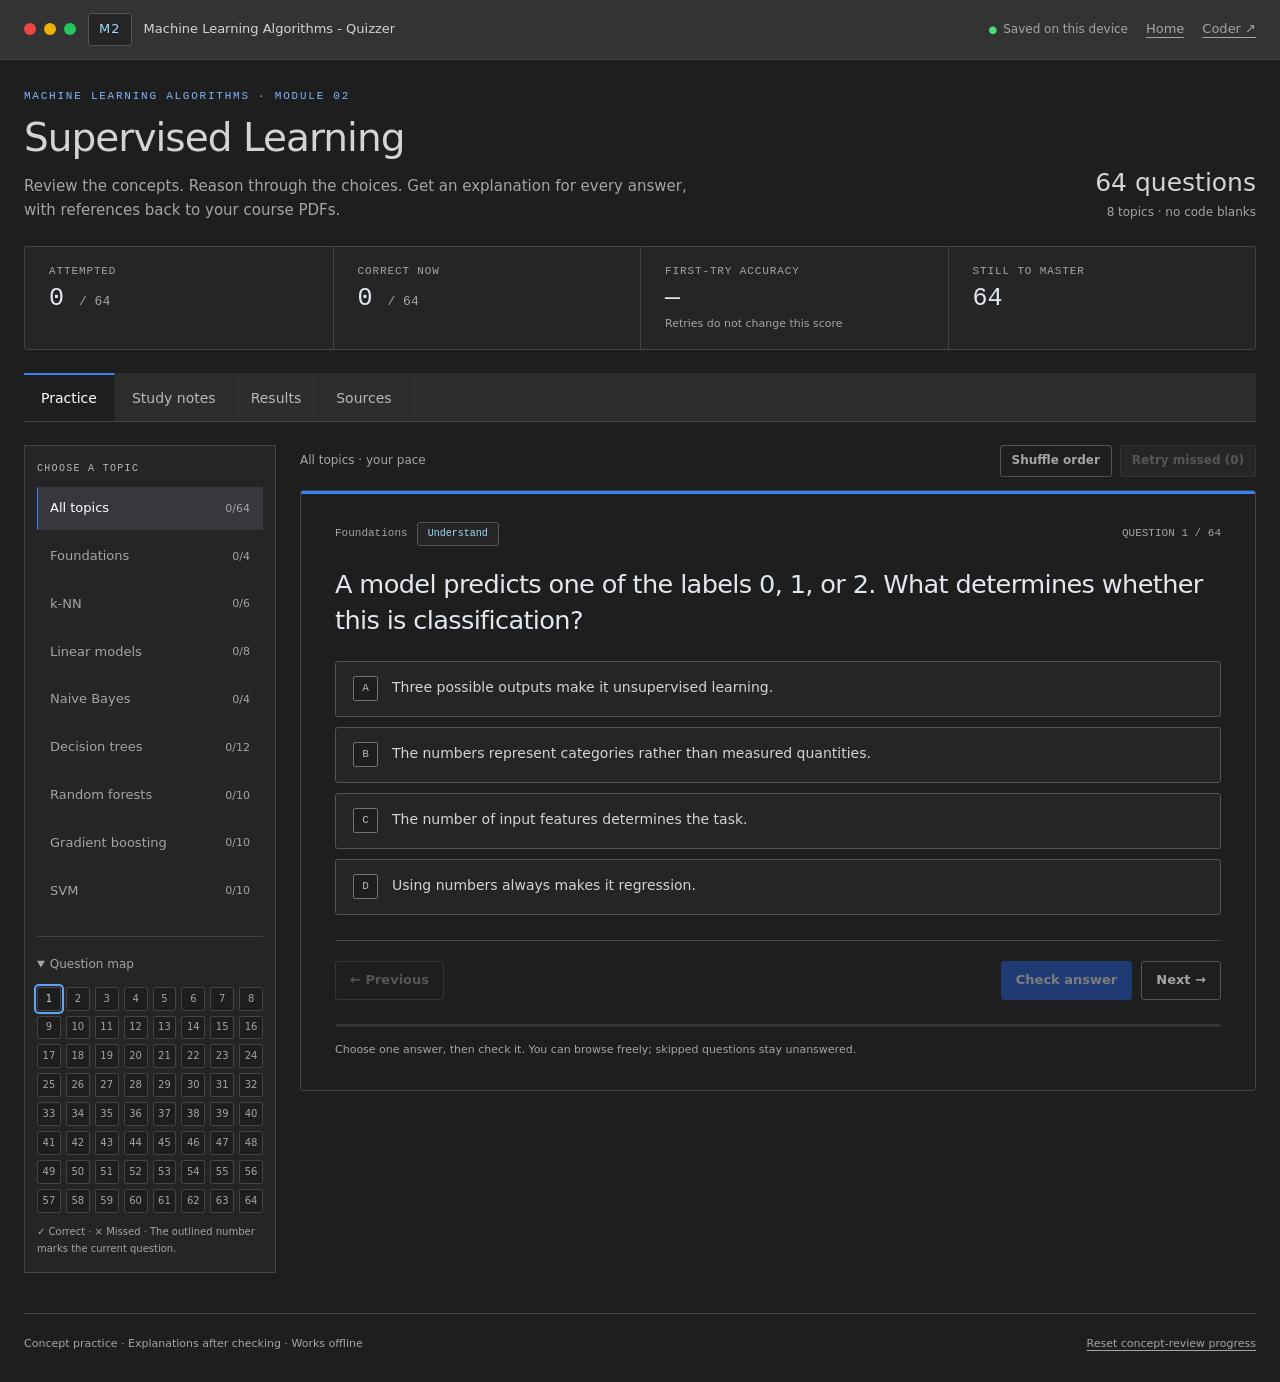
<file: concept-reviewer.html>
<!DOCTYPE html>
<html lang="en">
<head>
<meta charset="UTF-8">
<meta name="viewport" content="width=device-width, initial-scale=1">
<meta name="description" content="M2 supervised learning concept reviewer: 64 multiple-choice questions, explanations, study notes, and PDF page references.">
<title>M2 Supervised Learning | Concept Reviewer</title>
<style>
:root{color-scheme:dark;--bg:#111719;--panel:#192124;--panel2:#202a2e;--line:#344146;--ink:#edf1ef;--muted:#a7b7b8;--gold:#d4b568;--mint:#8fd2b6;--rose:#efa5a6;--blue:#a2c7e0}
*{box-sizing:border-box}body{margin:0;background:var(--bg);color:var(--ink);font:16px/1.6 'Segoe UI',system-ui,sans-serif}button,input{font:inherit}button,a,input{touch-action:manipulation}button{cursor:pointer}a{color:var(--gold);text-underline-offset:4px}button:disabled{cursor:default;opacity:.42}button:focus-visible,a:focus-visible,summary:focus-visible{outline:3px solid var(--gold);outline-offset:4px}button{color:inherit}h1,h2,h3,p{margin:0}h1,h2,h3{line-height:1.22;letter-spacing:-.025em}p+p{margin-top:12px}[hidden]{display:none!important}.sr-only{position:absolute;width:1px;height:1px;padding:0;margin:-1px;overflow:hidden;clip:rect(0,0,0,0);white-space:nowrap;border:0}
.topbar{border-bottom:1px solid var(--line);padding:18px max(24px,calc((100vw - 1320px)/2));display:flex;align-items:center;justify-content:space-between;gap:20px;background:#141c1f}.brand{display:flex;gap:12px;align-items:center;white-space:nowrap;font-size:14px;font-weight:650}.brand-mark{border:1px solid #6f6241;background:#29291f;border-radius:9px;padding:5px 10px;color:var(--gold);letter-spacing:.08em}.toplinks{display:flex;gap:18px;align-items:center;font-size:13px}.toplinks a{color:var(--muted)}.save-status{font-size:12px;color:var(--muted)}.save-status::before{content:'●';font-size:10px;color:var(--mint);margin-right:6px}
.wrap{width:min(1320px,100% - 48px);margin:0 auto}.hero{padding:35px 0 24px;display:flex;justify-content:space-between;align-items:flex-end;gap:24px}.eyebrow{color:var(--gold);font-size:11px;letter-spacing:.16em;text-transform:uppercase;font-weight:700}.hero h1{font-size:clamp(30px,3.4vw,46px);font-weight:650;margin:9px 0 12px}.hero p{color:var(--muted);max-width:690px;font-size:15px}.hero-note{font-size:12px;color:var(--muted);text-align:right;min-width:145px}.hero-note strong{display:block;color:var(--ink);font-size:25px;font-weight:500}
.stats{display:grid;grid-template-columns:repeat(4,1fr);border:1px solid var(--line);border-radius:12px;margin-bottom:23px;background:var(--panel)}.stat{padding:16px 24px}.stat+.stat{border-left:1px solid var(--line)}.stat-label{font-size:11px;letter-spacing:.08em;text-transform:uppercase;color:var(--muted)}.stat-value{font-size:25px;font-weight:600;margin-top:1px;line-height:1.35}.stat-value small{font-size:13px;color:var(--muted);font-weight:400}.stat-caption{color:var(--muted);font-size:11px}.tabs{display:flex;gap:6px;margin-bottom:23px;border-bottom:1px solid var(--line);overflow-x:auto}.tab{border:0;border-bottom:2px solid transparent;padding:12px 17px;background:none;font-size:14px;color:var(--muted);white-space:nowrap}.tab[aria-pressed=true]{color:var(--gold);border-bottom-color:var(--gold)}.tab:hover{color:var(--ink)}
.practice-grid{display:grid;grid-template-columns:252px minmax(0,1fr);gap:24px;align-items:start}.rail{position:sticky;top:20px}.rail-title{font-size:10px;letter-spacing:.13em;color:var(--muted);text-transform:uppercase;margin-bottom:10px}.topic-list{display:grid;gap:5px}.topic-btn{display:flex;align-items:center;justify-content:space-between;gap:10px;padding:10px 12px;width:100%;border:1px solid transparent;border-radius:7px;background:none;text-align:left;color:var(--muted);font-size:13px}.topic-btn.active{background:#302c20;border-color:#695c3c;color:var(--gold)}.topic-btn:hover{background:var(--panel2)}.topic-btn span:last-child{font-size:11px;color:var(--muted);font-variant-numeric:tabular-nums}.map{margin-top:24px;border-top:1px solid var(--line);padding-top:18px}.map summary{color:var(--muted);font-size:12px;cursor:pointer;margin-bottom:12px}.dots{display:grid;grid-template-columns:repeat(8,minmax(0,1fr));gap:5px}.dot{aspect-ratio:1;border:1px solid var(--line);background:var(--panel);border-radius:5px;font-size:10px;padding:0;color:var(--muted)}.dot.right{border-color:#476956;color:var(--mint);background:#1d302a}.dot.wrong{border-color:#785253;color:var(--rose);background:#35262a}.dot.current{outline:2px solid var(--gold);outline-offset:1px;color:var(--ink)}.map-key{font-size:10px;line-height:1.7;margin-top:10px;color:var(--muted)}
.toolbar{display:flex;align-items:center;justify-content:space-between;gap:15px;margin:0 0 13px;color:var(--muted);font-size:12px}.toolbar-actions{display:flex;gap:8px;flex-wrap:wrap}.btn{border:1px solid var(--line);border-radius:7px;background:var(--panel2);padding:9px 14px;font-weight:550;font-size:13px;line-height:1.45}.btn:hover:enabled{background:#2d3b40;border-color:#5f737b}.btn.primary{background:var(--gold);color:#1e211a;border-color:var(--gold)}.btn.primary:hover:enabled{background:#e3c67f}.btn.quiet{background:none;color:var(--muted)}.btn.small{padding:6px 11px;font-size:12px}.question-card{padding:31px 34px;background:var(--panel);border:1px solid var(--line);border-radius:13px;min-height:540px;position:relative;overflow:hidden}.question-card::before{content:'';position:absolute;left:0;top:0;height:3px;width:100%;background:linear-gradient(90deg,var(--gold),transparent 75%)}.question-meta{display:flex;gap:9px;align-items:center;justify-content:space-between;margin-bottom:21px;font-size:11px;color:var(--muted)}.meta-label{display:flex;align-items:center;gap:9px}.pill{color:var(--gold);background:#302d23;border:1px solid #534b34;border-radius:99px;padding:3px 10px;font-size:10px;white-space:nowrap}.question-card h2{font-size:clamp(21px,2vw,26px);font-weight:600;max-width:880px;margin-bottom:23px;line-height:1.4;outline:none}.options{border:0;margin:0;padding:0;display:grid;gap:10px;min-width:0}.option{display:flex;align-items:flex-start;gap:14px;position:relative;padding:15px 17px;border:1px solid #3c484d;border-radius:8px;background:#172023;font-size:14px;line-height:1.55;cursor:pointer}.option:hover{border-color:#7d765d;background:#222b2b}.option:has(input:checked){border-color:var(--gold);background:#2c2b21}.option:has(input:focus-visible){outline:3px solid var(--gold);outline-offset:3px}.option input{position:absolute;opacity:0;width:1px;height:1px}.letter{display:grid;place-items:center;flex-shrink:0;width:25px;height:25px;margin-top:-1px;border:1px solid #526066;border-radius:5px;font-size:11px;color:var(--muted)}.option:has(input:checked) .letter{color:#21241d;background:var(--gold);border-color:var(--gold)}.option.correct,.option.correct:has(input:checked){border-color:#598b72;background:#1b3028}.option.correct .letter,.option.correct:has(input:checked) .letter{color:#16221b;background:var(--mint);border-color:var(--mint)}.option.incorrect,.option.incorrect:has(input:checked){border-color:#ab7475;background:#35272a}.option.incorrect .letter,.option.incorrect:has(input:checked) .letter{color:#2b1719;background:var(--rose);border-color:var(--rose)}.option.locked{cursor:default}.option-status{display:block;font-size:10px;font-weight:650;letter-spacing:.04em;margin-top:4px;color:var(--mint)}.incorrect .option-status{color:var(--rose)}
.feedback{margin-top:23px;padding:19px 20px;border:1px solid #486855;background:#1a2b24;border-radius:8px;outline:none}.feedback.wrong{border-color:#79575b;background:#302629}.feedback h3{font-size:15px;letter-spacing:0;color:var(--mint);margin-bottom:9px}.feedback.wrong h3{color:var(--rose)}.feedback p{font-size:14px;color:#dde7e1}.feedback .attempt{font-size:11px;color:var(--muted);margin-top:10px}.references{font-size:11px;color:var(--muted);margin-top:13px;line-height:1.7}.references a{color:var(--blue)}.question-bottom{display:flex;align-items:center;justify-content:space-between;gap:12px;margin-top:25px;padding-top:20px;border-top:1px solid var(--line)}.question-bottom .right-actions{display:flex;gap:9px}.hint{font-size:11px;color:var(--muted);margin-top:14px}.progress-track{height:3px;background:#2c383d;margin-top:24px;border-radius:4px;overflow:hidden}.progress-track div{height:100%;background:var(--gold);transition:width .2s}
.section-intro{max-width:790px;margin-bottom:24px}.section-intro h2{font-size:28px;font-weight:600;margin-bottom:9px}.section-intro p{font-size:14px;color:var(--muted)}.study-grid{display:grid;grid-template-columns:repeat(2,minmax(0,1fr));gap:18px}.study-card{padding:25px 27px;background:var(--panel);border:1px solid var(--line);border-radius:11px;scroll-margin-top:25px}.study-card h3{font-size:22px;margin:8px 0}.study-card>.summary{font-size:13px;color:var(--muted);margin-bottom:19px}.note{margin-bottom:16px}.note h4{font-size:13px;color:var(--gold);margin:0 0 4px;font-weight:600}.note p{font-size:13px;color:#d2dcda;line-height:1.7}.formula{padding:13px 15px;background:#111b1e;border-radius:7px;border:1px solid #3b484c;color:var(--gold);font:14px/1.8 'Cambria Math',Cambria,serif;overflow-wrap:anywhere;margin:18px 0}.study-card .btn{margin-top:15px}.comparison{margin:25px 0;border:1px solid var(--line);border-radius:10px;overflow-x:auto}table{border-collapse:collapse;width:100%;font-size:13px}th,td{text-align:left;vertical-align:top;padding:15px 18px;border-bottom:1px solid var(--line)}th{font-size:11px;letter-spacing:.04em;color:var(--gold);background:var(--panel2)}td{color:#d8e1df}tbody tr:last-child td{border-bottom:0}.clarify{border:1px solid #6d5e3c;background:#27261e;border-radius:10px;padding:23px 26px;margin:24px 0}.clarify h3{color:var(--gold);font-size:18px;margin-bottom:12px}.clarify ul{margin:0;padding-left:20px;color:#d8ddcf;font-size:13px}.clarify li+li{margin-top:9px}
.results-top{display:flex;align-items:center;justify-content:space-between;gap:20px;margin:0 0 22px;padding:25px;background:var(--panel);border:1px solid var(--line);border-radius:11px}.results-top p{color:var(--muted);font-size:14px;margin-top:7px}.results-top h3{font-size:23px}.topic-results{display:grid;grid-template-columns:repeat(2,minmax(0,1fr));gap:13px;margin-bottom:23px}.result-row{background:var(--panel);border:1px solid var(--line);border-radius:9px;padding:17px 21px}.result-row .top{display:flex;justify-content:space-between;gap:10px;font-size:14px}.result-row .detail{font-size:11px;color:var(--muted);margin-top:5px}.bar{height:5px;background:#344146;border-radius:6px;margin-top:12px;overflow:hidden}.bar div{height:100%;background:var(--mint)}.missed-list{display:grid;gap:10px}.missed-item{display:flex;align-items:center;justify-content:space-between;gap:18px;padding:16px 20px;border:1px solid var(--line);border-radius:9px;background:var(--panel);font-size:13px}.missed-item small{display:block;color:var(--rose);font-size:10px;margin-bottom:4px}.source-grid{display:grid;grid-template-columns:repeat(2,minmax(0,1fr));gap:12px}.source-item{padding:19px 22px;border:1px solid var(--line);background:var(--panel);border-radius:8px;overflow-wrap:anywhere}.source-item h3{font-size:14px;line-height:1.55;letter-spacing:0}.source-item p{font-size:11px;color:var(--muted);margin-top:6px}.source-section{margin-top:28px}.source-section>h3{font-size:19px;margin-bottom:14px}.footer{display:flex;justify-content:space-between;gap:20px;border-top:1px solid var(--line);margin-top:40px;padding:21px 0 30px;color:var(--muted);font-size:11px}.footer button{border:0;background:none;padding:0;color:var(--muted);font-size:11px;text-decoration:underline;text-underline-offset:3px}.empty{padding:35px;background:var(--panel);border:1px solid var(--line);border-radius:10px;color:var(--muted)}dialog{border:1px solid var(--line);background:var(--panel);color:var(--ink);border-radius:12px;padding:26px;max-width:min(460px,calc(100vw - 32px));box-shadow:0 20px 100px #0008}dialog::backdrop{background:#0009}dialog h2{font-size:23px;margin-bottom:13px}dialog p{font-size:14px;color:var(--muted)}dialog .dialog-actions{display:flex;justify-content:flex-end;gap:10px;margin-top:24px}
@media(min-width:1600px){.wrap{padding-top:8px}.question-card{min-height:560px}}
@media(max-width:1000px){.practice-grid{grid-template-columns:210px minmax(0,1fr);gap:18px}.question-card{padding:25px}.topic-btn{font-size:12px;padding:9px}.dots{grid-template-columns:repeat(7,minmax(0,1fr))}.hero-note{display:none}.toplinks{gap:10px}.study-card{padding:22px}}
@media(max-width:720px){.wrap{width:calc(100% - 30px)}.topbar{padding:13px 15px;gap:12px;flex-wrap:wrap}.brand{font-size:12px}.toplinks{margin-left:auto;gap:12px;font-size:11px}.toplinks .save-status{font-size:10px}.hero{padding:25px 0 20px}.hero p{font-size:13px}.hero h1{font-size:32px}.stats{grid-template-columns:repeat(2,1fr);margin-bottom:17px}.stat{padding:12px 17px}.stat:nth-child(3){border-left:0;border-top:1px solid var(--line)}.stat:nth-child(4){border-top:1px solid var(--line)}.stat-value{font-size:23px}.tabs{margin-bottom:18px}.tab{padding:11px 14px;font-size:13px}.practice-grid{grid-template-columns:1fr;gap:15px}.rail{position:static;min-width:0}.topic-list{display:flex;overflow-x:auto;gap:7px;padding:3px 3px 8px}.topic-btn{white-space:nowrap;width:auto;padding:8px 12px;border-color:var(--line);gap:15px}.map{margin:8px 0 0;padding-top:10px}.map summary{margin-bottom:8px}.dots{grid-template-columns:repeat(10,minmax(0,1fr));gap:6px}.map-key{display:none}.question-card{padding:22px 19px;min-height:0;border-radius:11px}.question-card h2{font-size:22px}.question-meta{font-size:10px;margin-bottom:16px}.option{padding:14px 12px;gap:11px;font-size:13px}.option .letter{width:24px;height:24px}.question-bottom{align-items:stretch;gap:7px}.question-bottom .right-actions{gap:7px}.btn{padding:9px 11px;font-size:12px}.toolbar{font-size:11px;align-items:flex-start}.toolbar-actions{gap:6px}.btn.small{font-size:10px;padding:6px 9px}.feedback{padding:16px}.feedback p{font-size:13px}.study-grid,.source-grid,.topic-results{grid-template-columns:1fr}.study-card{padding:22px}.section-intro h2{font-size:25px}.results-top{align-items:flex-start;flex-direction:column;padding:22px}.missed-item{align-items:flex-start}.footer{flex-direction:column;gap:11px;margin-top:28px}.source-item{padding:17px}.brand .brand-text{display:none}}
@media print{body{background:white;color:#111;font-size:11pt}.topbar,.hero-note,.stats,.tabs,.rail,.toolbar,.question-bottom,.hint,.footer,.study-card .btn,.btn{display:none!important}.wrap{width:100%}.hero{padding:0 0 16px}.hero p,.note p,.study-card>.summary,.references,.section-intro p{color:#333}.study-grid{display:block}.study-card{background:white;border:1px solid #aaa;margin-bottom:15px;break-inside:avoid}.study-card h4,.eyebrow,.formula{color:#574616}.formula{background:#f6f3e9}.clarify{background:#faf7ee;color:#111}.clarify ul{color:#222}.comparison{break-inside:avoid}th,td{color:#111;border-color:#aaa}th{background:#eee}.source-item{background:white}.hero h1{font-size:25pt}}
</style>
<link rel="stylesheet" href="theme-vscode.css">
</head>
<body class="concept-reviewer">
<a class="sr-only" href="#main-content">Skip to content</a>
<header class="topbar"><div class="brand"><span class="ide-window-controls" aria-hidden="true"><span></span><span></span><span></span></span><span class="brand-mark">M2</span><span class="brand-text">Machine Learning Algorithms - Quizzer</span></div><div class="toplinks"><span id="save-status" class="save-status" role="status">Saved on this device</span><a href="index.html">Home</a><a href="index.html?mode=code">Coder ↗</a></div></header>
<main id="main-content" class="wrap">
<section class="hero" aria-labelledby="page-title"><div><div class="eyebrow">Machine Learning Algorithms · Module 02</div><h1 id="page-title">Supervised Learning</h1><p>Review the concepts. Reason through the choices. Get an explanation for every answer, with references back to your course PDFs.</p></div><div class="hero-note"><strong>64 questions</strong>8 topics · no code blanks</div></section>
<div class="stats" aria-label="Overall progress"><div class="stat"><div class="stat-label">Attempted</div><div class="stat-value" id="stat-attempted">0 <small>/ 64</small></div></div><div class="stat"><div class="stat-label">Correct now</div><div class="stat-value" id="stat-correct">0 <small>/ 64</small></div></div><div class="stat"><div class="stat-label">First-try accuracy</div><div class="stat-value" id="stat-accuracy">—</div><div class="stat-caption">Retries do not change this score</div></div><div class="stat"><div class="stat-label">Still to master</div><div class="stat-value" id="stat-remaining">64</div></div></div>
<nav class="tabs" aria-label="Reviewer views"><button class="tab" data-view="practice" aria-pressed="true" aria-controls="practice">Practice</button><button class="tab" data-view="study" aria-pressed="false" aria-controls="study">Study notes</button><button class="tab" data-view="results" aria-pressed="false" aria-controls="results">Results</button><button class="tab" data-view="sources" aria-pressed="false" aria-controls="sources">Sources</button></nav>
<section id="practice" aria-label="Multiple-choice practice"><div class="practice-grid"><aside class="rail" aria-label="Topics and questions"><div class="rail-title">Choose a topic</div><div id="topic-list" class="topic-list"></div><details class="map" id="question-map"><summary>Question map</summary><div id="question-dots" class="dots"></div><p class="map-key">✓ Correct · × Missed · The outlined number marks the current question.</p></details></aside><div><div class="toolbar"><span id="scope-label"></span><div class="toolbar-actions"><button class="btn quiet small" id="shuffle-btn">Shuffle order</button><button class="btn small" id="missed-btn" disabled>Retry missed (0)</button></div></div><div id="question-host"></div></div></div></section>
<section id="study" hidden aria-label="Study notes"><div class="section-intro"><div class="eyebrow">Build the mental model</div><h2 style="margin-top:9px">Study before you quiz</h2><p>Focus on what each model learns, how it makes a prediction, and which controls change its flexibility. Question references use PDF page positions.</p></div><div id="study-cards" class="study-grid"></div><div class="comparison"><table><caption class="sr-only">Common model comparisons</caption><thead><tr><th>Model</th><th>How it predicts</th><th>Watch for</th></tr></thead><tbody><tr><td>k-NN</td><td>Nearby examples vote or contribute target values.</td><td>k, distance, feature scale, prediction cost.</td></tr><tr><td>Linear / logistic</td><td>A weighted feature score, with a probability mapping for binary logistic regression.</td><td>Regularization; alpha and C run in opposite directions.</td></tr><tr><td>Decision tree</td><td>A path of feature tests ends at a leaf.</td><td>Deep trees can memorize; constant leaves do not extend trends.</td></tr><tr><td>Random forest</td><td>Diverse independent trees aggregate their predictions.</td><td>Bootstrap rows versus random split features; per-tree OOB eligibility.</td></tr><tr><td>Gradient boosting</td><td>Sequential learners add corrections to the current model.</td><td>Learning rate, tree count, depth, and the loss.</td></tr><tr><td>SVM</td><td>A margin-based boundary, potentially nonlinear through a kernel.</td><td>Scaling; C; gamma for RBF; degree for polynomial kernels.</td></tr></tbody></table></div><aside class="clarify"><h3>Wording worth getting right</h3><ul><li>Regression does not require a linear relationship. Trees and kernel methods can model nonlinear numerical targets.</li><li>R² can be negative. Lasso is L1; ridge is L2. The main slides contain conflicting wording on these points.</li><li>The 37% OOB figure is approximate and applies to one tree’s bootstrap sample. OOB is an internal estimate, not a separate final test set.</li><li>The notes’ hard-vote forest illustration and scikit-learn’s probability-averaging classifier are related but not identical rules.</li><li>The general boosting weight-update narrative is AdaBoost-like. Gradient boosting follows loss gradients; its classification sums are not automatically probabilities.</li></ul></aside><button class="btn primary" data-go-view="practice">Back to practice</button><button class="btn quiet" id="print-btn">Print study notes</button></section>
<section id="results" hidden aria-label="Results"><div class="section-intro"><div class="eyebrow">Know what to revisit</div><h2 style="margin-top:9px">Your progress, by topic</h2><p>“Correct now” follows your latest checked answer. First-try accuracy keeps your original result, even after retries.</p></div><div id="results-content"></div></section>
<section id="sources" hidden aria-label="Sources"><div class="section-intro"><div class="eyebrow">Follow the explanation back</div><h2 style="margin-top:9px">Course materials and clarifications</h2><p>The questions are newly written from your course materials, not copied exam questions. Page references mean PDF page positions, which may differ from slide labels. Linked videos were not treated as transcripts or required tasks.</p></div><div id="source-cards" class="source-grid"></div><div class="source-section"><h3>Technical clarifications</h3><p style="color:var(--muted);font-size:13px;margin-bottom:15px">Official documentation helps resolve conflicting or simplified statements in the notes.</p><div id="technical-sources" class="source-grid"></div></div></section>
<footer class="footer"><span>Concept practice · Explanations after checking · Works offline</span><button id="reset-btn">Reset concept-review progress</button></footer>
</main>
<dialog id="reset-dialog" aria-labelledby="reset-title"><h2 id="reset-title">Reset concept progress?</h2><p>This clears your answers and attempt history for this concept quiz. Your coding reviewer progress is separate.</p><div class="dialog-actions"><button class="btn quiet" id="cancel-reset">Cancel</button><button class="btn primary" id="confirm-reset">Reset progress</button></div></dialog>
<noscript><p style="padding:24px">Enable JavaScript to use the interactive questions and study notes.</p></noscript>
<script type="application/json" id="review-data">{"topics": [{"id": "basics", "name": "Supervised learning", "short": "Foundations", "tag": "Start here", "summary": "Learn from labeled examples and judge success on new data.", "notes": [["The target determines the task", "Classification predicts categories, even when the labels are numbers such as 0 and 1. Regression predicts a numerical quantity; it does not require a linear relationship."], ["Generalization is the goal", "A model should work on new examples drawn from a similar population. A high training score alone does not establish this."], ["Read the training–validation gap", "Very good training performance with worse validation performance suggests overfitting. Poor performance on both can suggest underfitting, although data quality and evaluation choices also matter."], ["Bias and variance", "High bias means restrictive assumptions miss useful patterns. High variance means predictions are too sensitive to changes in the training sample. More varied, relevant data can help; duplicating the same rows does not add new information."]], "refs": [["m2", "5–9, 12–24"]]}, {"id": "knn", "name": "Nearest neighbors", "short": "k-NN", "tag": "Similarity", "summary": "Predict from the labels or values of nearby training observations.", "notes": [["Classification versus regression", "With uniform weights, classification takes the most common neighbor label; regression takes the mean of the neighbor target values."], ["Small k", "A small neighborhood produces a flexible, irregular boundary. With k = 1, an individual training point can strongly affect the prediction."], ["Large k", "Larger neighborhoods usually smooth the boundary, reducing variance but potentially increasing bias. The best k depends on validation performance."], ["Distances and cost", "The distance measure and feature scales determine which points are close. k-NN stores training examples and does much of its work at prediction time. Many samples or features can make prediction expensive."]], "refs": [["m2", "39–59"]]}, {"id": "linear", "name": "Linear and logistic models", "short": "Linear models", "tag": "Weights", "summary": "Combine weighted features; use regularization to control flexibility.", "notes": [["A linear prediction", "A regression prediction has the form ŷ = b + Σ wⱼxⱼ. OLS chooses coefficients to minimize squared error. A coefficient describes an effect within that fitted model, holding other modeled inputs fixed."], ["Ridge and lasso", "Ridge uses an L2 penalty, Σ wⱼ², and generally shrinks coefficients. Lasso uses an L1 penalty, Σ |wⱼ|, and can set coefficients exactly to zero. Larger alpha means stronger regularization for these models."], ["Logistic regression classifies", "For binary classification, a sigmoid maps a linear score to a probability. A threshold then produces a class label. Its name does not make it a continuous-target regression method."], ["Do not reverse C and alpha", "Larger C means weaker regularization in the logistic and SVM formulations discussed in the course. This is the opposite direction from ridge/lasso alpha."], ["Read R² correctly", "For a nonconstant evaluation target, R² = 1 − SSE/SST. One is perfect; zero matches predicting the mean of the evaluated targets; negative means worse than that baseline. R² is not classification accuracy."]], "formula": "R² = 1 − Σ(yᵢ − ŷᵢ)² / Σ(yᵢ − ȳ)²", "refs": [["m2", "55–56, 67–89, 97–106"], ["r2", ""]]}, {"id": "bayes", "name": "Naive Bayes", "short": "Naive Bayes", "tag": "Probability", "summary": "Combine class priors with simple feature likelihoods.", "notes": [["What makes it naive", "The model assumes features are conditionally independent given the class. This is different from claiming they are independent in the full dataset."], ["Choose a suitable likelihood", "GaussianNB models continuous features with Gaussian class-conditional distributions. BernoulliNB models binary presence/absence. MultinomialNB is commonly used for nonnegative counts such as word counts."], ["Smoothing", "For count-based variants, alpha adds pseudo-counts so an unseen feature need not assign a class a zero likelihood. The smoothing choice can affect predictions."], ["Why it is fast", "It collects simple per-feature, per-class statistics. It is a useful baseline, especially for sparse text-like problems, even when its independence assumption is imperfect."]], "refs": [["m2", "108–109"], ["nb_docs", ""]]}, {"id": "trees", "name": "Decision trees", "short": "Decision trees", "tag": "Rules", "summary": "Ask a sequence of feature-based questions until a leaf gives a prediction.", "notes": [["Read the structure", "The root starts with all training records. Internal nodes test a feature; branches represent test outcomes; terminal leaves give predictions. Splitting grows a tree; pruning removes parts of it."], ["Entropy measures a node", "H(S) = −Σ pₖ log₂(pₖ), with a zero-probability term treated as zero. A pure node has H = 0. A balanced binary node has H = 1 bit. Maximum entropy depends on the number of classes."], ["Information gain measures a split", "IG = parent entropy − weighted child entropy. Child entropies are weighted by their shares of samples. ID3 greedily chooses the highest gain at the current node; it does not search every possible complete tree."], ["Distinguish the algorithms", "ID3 uses information gain for classification. C4.5 uses gain ratio and supports continuous features and pruning. CART produces binary splits and supports classification and regression. CHAID uses chi-square tests and can make multiway splits. MARS is a related regression method using piecewise linear splines."], ["Regression trees use numerical error", "For squared-error regression, choose splits with low weighted child MSE. Each leaf predicts the mean target of its training records: [10, 12, 14] gives 12; [50, 54] gives 52. Class entropy is not the objective for this task."], ["Control overfitting", "Limit depth or require more samples per leaf; pruning can also help. Standard constant-leaf trees do not continue a rising trend beyond the training range. Tree models generally do not need the feature scaling that distance-based models need."]], "formula": "IG = H(parent) − Σ (n_child / n_parent) H(child)", "refs": [["dt", "1–4, 6–11"], ["dt_notes", "3–7"], ["m2", "116–133"]]}, {"id": "forest", "name": "Random forests and OOB", "short": "Random forests", "tag": "Bagging", "summary": "Average diverse, independently trained trees to stabilize predictions.", "notes": [["Two different sources of randomness", "Bootstrap sampling draws rows with replacement for each tree. At a split, the tree considers a random subset of candidate features. Drawing rows and selecting split features are separate operations."], ["A bootstrap sample still has n draws", "When n rows are drawn n times with replacement, some repeat and some never appear. About 63.2% of original rows appear at least once for large n; about 36.8% are left out for that tree."], ["Combining predictions", "Regression averages numerical predictions. The supplementary notes illustrate classification with majority voting. The main slides describe scikit-learn’s probability averaging: choose the class with the highest mean class probability across trees."], ["OOB membership is per tree", "For a particular row, use predictions only from trees that did not train on that row. A row may be in-bag for some trees and OOB for others. OOB estimates generalization using training-set rows, not a completely separate test dataset."], ["Tune the right control", "n_estimators is the tree count; max_features controls candidate features at each split. min_samples_leaf is a minimum sample count in a leaf, not a minimum number of leaves."], ["Diversity matters", "Averaging can reduce variance when errors are not identical. Trees can be trained independently. A forest is less transparent and often larger than one tree; more trees do not guarantee perfect generalization. Feature importance describes predictive use, not proof of causation."]], "formula": "P(a row is OOB for one tree) = (1 − 1/n)ⁿ ≈ 0.368", "refs": [["ensembles", "1–7"], ["oob", "1–2"], ["m2", "140–149"], ["rf_docs", ""]]}, {"id": "boost", "name": "Gradient boosting", "short": "Gradient boosting", "tag": "Corrections", "summary": "Add learners sequentially, each aimed at improving the current ensemble.", "notes": [["Sequential, not independent", "The next learner depends on the current model’s errors. Learners are added to the model; they are not appended as new rows in the training dataset."], ["Residuals and gradients", "For squared-error regression, residual = actual − current prediction, and a new tree learns those residuals. More generally, gradient boosting fits learners to negative loss gradients, sometimes called pseudo-residuals."], ["Starting and updating", "For squared-error regression, the initial constant is the mean target. An update is Fₘ(x) = Fₘ₋₁(x) + ηhₘ(x), where η is the learning rate and hₘ is the next tree’s correction."], ["Learning rate and tree count interact", "A smaller learning rate shrinks each contribution and often needs more trees. Neither a small learning rate nor many trees guarantees better test performance. Validate the combination along with tree depth."], ["Classification adds scores", "For binary log-loss boosting, contributions accumulate in a raw score, commonly log-odds, then map to probabilities and labels. Do not interpret every sum of tree outputs as a probability or as a majority vote."], ["Separate boosting variants", "AdaBoost emphasizes difficult examples through weight updates. Gradient boosting uses loss gradients. Stochastic gradient boosting can train each stage on a subset of rows; feature subsampling is another possible control. A decision stump is a depth-one tree."]], "formula": "Fₘ(x) = Fₘ₋₁(x) + ηhₘ(x)", "refs": [["gb", "1–4"], ["learning_rate", "1–2"], ["gb_prediction", "1–2"], ["m2", "150–156"], ["gb_docs", ""]]}, {"id": "svm", "name": "Support vector machines", "short": "SVM", "tag": "Margins", "summary": "Find a separating boundary with a useful margin, allowing controlled violations.", "notes": [["Hyperplanes and margins", "A hyperplane has one dimension fewer than its feature space: a line in 2D, a plane in 3D. SVM balances a large margin against violations in its soft-margin form."], ["Support vectors", "These training observations determine the fitted solution. In a soft-margin SVM they may lie on the margin, inside it, or be misclassified; they are not necessarily all correctly classified points on the margin."], ["Hard versus soft margin", "Hard margin requires separability and permits no margin violations. Soft margin allows violations to balance fit and generalization. Larger C penalizes violations more strongly and corresponds to weaker regularization."], ["Kernel function, trick, and method", "A kernel function evaluates an inner product in a feature space. The kernel trick avoids explicitly constructing that representation. A kernel method is an algorithm that uses kernels. A kernel can help model nonlinear boundaries; it does not guarantee every noisy dataset becomes perfectly separable."], ["Know the kernel controls", "Linear, polynomial, and RBF/Gaussian are common choices. For RBF, larger gamma means more local influence and potentially more intricate boundaries; smaller gamma means broader influence. Degree controls polynomial flexibility."], ["Scale and validate", "Feature scales strongly affect distances and kernel values. Fit preprocessing on training data, then apply it to validation/test data. Tune C, the kernel, and applicable kernel parameters using validation or CV, keeping a final test set separate."], ["SVR predicts a quantity", "Support vector regression fits a function with an error-tolerance tube. It does not assign class labels by majority voting. Kernel SVM training can become expensive as the number of observations grows."]], "refs": [["svm", "1–14"], ["m2", "169–178"], ["svm_docs", ""]]}], "questions": [{"id": "basics-01", "topic": "basics", "prompt": "A model predicts one of the labels 0, 1, or 2. What determines whether this is classification?", "options": ["The numbers represent categories rather than measured quantities.", "Using numbers always makes it regression.", "Three possible outputs make it unsupervised learning.", "The number of input features determines the task."], "answer": 0, "why": "A class label may be encoded as a number. The meaning of the target, rather than its storage format, determines the task. Regression predicts a quantity such as price or width.", "refs": [["m2", "5–9"]], "kind": "Understand"}, {"id": "basics-02", "topic": "basics", "prompt": "Which result most directly supports a claim that a model generalizes?", "options": ["It predicts well on appropriate data excluded from fitting.", "It exactly memorizes every training example.", "It uses the largest available number of parameters.", "Its training score improves after adding duplicate rows."], "answer": 0, "why": "Generalization concerns new examples from the target population. Training performance measures fit to known examples and can be high even when the model overfits.", "refs": [["m2", "12–15"]], "kind": "Understand"}, {"id": "basics-03", "topic": "basics", "prompt": "A classifier scores 99% on training data and 65% on comparable validation data. What is the main concern?", "options": ["Overfitting: the fitted patterns may be too specific to the training set.", "Underfitting: the model is necessarily too simple.", "The validation score proves there is no useful signal.", "The training score guarantees strong future predictions."], "answer": 0, "why": "A large training–validation gap is a warning sign of high variance. It warrants checking model complexity and the data/evaluation setup; it is not a guarantee that a particular fix will work.", "refs": [["m2", "14–24"]], "kind": "Apply"}, {"id": "basics-04", "topic": "basics", "prompt": "A deliberately simple model performs poorly on both training and validation data. Which explanation is most consistent?", "options": ["Underfitting: restrictive assumptions may miss useful patterns.", "Overfitting caused by memorizing all training cases.", "A perfect balance of bias and variance.", "Proof that increasing the training score would be harmful."], "answer": 0, "why": "Underfitting often reflects high bias. A model can be too constrained to learn even the training patterns. Similar scores alone do not diagnose underfitting; their quality and context matter.", "refs": [["m2", "16–24"]], "kind": "Apply"}, {"id": "knn-01", "topic": "knn", "prompt": "With uniform voting, five nearest neighbors have labels A, A, B, A, B. What does k-NN predict?", "options": ["Class A", "Class B", "The mean label AB", "No prediction, because both classes appear"], "answer": 0, "why": "Three of the five neighbors are A, so A is the majority. Classification votes over labels; it does not average their names.", "refs": [["m2", "42–43"]], "kind": "Apply"}, {"id": "knn-02", "topic": "knn", "prompt": "A uniform-weight 3-neighbor regressor finds target values 10, 14, and 18. What is its prediction?", "options": ["14", "10", "18", "42"], "answer": 0, "why": "Regression averages the neighbor targets: (10 + 14 + 18) / 3 = 14. The sum is not the prediction.", "refs": [["m2", "52–53"]], "kind": "Apply"}, {"id": "knn-03", "topic": "knn", "prompt": "What usually happens when k changes from a moderate value to 1?", "options": ["Predictions become more sensitive to individual training points.", "The decision boundary must become a straight line.", "The model averages over more observations.", "Prediction becomes independent of the distance measure."], "answer": 0, "why": "At k = 1, one nearest observation determines the output. This creates a flexible boundary that can react strongly to noise or small changes in the training data.", "refs": [["m2", "39–51, 58"]], "kind": "Understand"}, {"id": "knn-04", "topic": "knn", "prompt": "Why can an excessively large k underfit?", "options": ["It averages or votes across neighborhoods that wash out local patterns.", "It forces every observation into its own leaf.", "It gives one nearest point exclusive control.", "It removes the need for labeled training examples."], "answer": 0, "why": "Larger neighborhoods smooth predictions. Too much smoothing can hide real local structure, trading lower variance for excessive bias.", "refs": [["m2", "49–51, 58"]], "kind": "Understand"}, {"id": "knn-05", "topic": "knn", "prompt": "One input is measured in thousands and another ranges from 0 to 1. Why consider scaling before distance-based k-NN?", "options": ["Numerical scale can make one input dominate which observations count as close.", "Scaling changes the task from regression to classification.", "k-NN cannot store decimal values.", "Scaling guarantees that all labels become separable."], "answer": 0, "why": "Distances depend on the numerical differences along the input axes. Preprocessing helps make the distance measure reflect the intended meaning of similarity.", "refs": [["m2", "59"]], "kind": "Apply"}, {"id": "knn-06", "topic": "knn", "prompt": "Why can k-NN prediction be costly even though fitting is simple?", "options": ["It retains training observations and searches for nearby ones when predicting.", "It trains a new random forest for every prediction.", "It optimizes all tree thresholds during fitting.", "It requires the true target of every future observation."], "answer": 0, "why": "In the course description, fitting largely stores the training dataset. Much of the work is deferred to finding and comparing neighbors at prediction time.", "refs": [["m2", "39, 45, 59"]], "kind": "Understand"}, {"id": "linear-01", "topic": "linear", "prompt": "What does ordinary least squares optimize?", "options": ["Squared differences between predicted and observed training targets.", "The number of pure leaves in a tree.", "Only the count of misclassified categories.", "The margin between support vectors."], "answer": 0, "why": "OLS estimates weights and an intercept by minimizing squared regression errors. Minimizing the sum or mean gives the same minimizer when the sample count is fixed.", "refs": [["m2", "68–70"]], "kind": "Understand"}, {"id": "linear-02", "topic": "linear", "prompt": "Despite its name, binary logistic regression is mainly used to do what?", "options": ["Estimate a class probability from a linear score, then assign a class using a threshold.", "Predict any continuous target by minimizing tree impurity.", "Average the targets of nearby observations.", "Generate labels without using any labeled examples."], "answer": 0, "why": "The sigmoid transforms a linear score into a probability between 0 and 1. A threshold converts that probability into a binary class prediction.", "refs": [["m2", "67, 97"]], "kind": "Understand"}, {"id": "linear-03", "topic": "linear", "prompt": "Which description matches ridge regression?", "options": ["An L2 penalty generally shrinks coefficient magnitudes without encouraging exact zeros.", "An L1 penalty specifically encourages sparse coefficients.", "A distance-based vote over nearby labels.", "A procedure that guarantees a larger training score than OLS."], "answer": 0, "why": "Ridge adds a squared-coefficient penalty. Stronger constraints may reduce training fit while improving validation performance; improvement is not guaranteed.", "refs": [["m2", "75–79"]], "kind": "Understand"}, {"id": "linear-04", "topic": "linear", "prompt": "You want a linear model that can ignore some features by assigning zero coefficients. Which approach directly encourages that?", "options": ["Lasso with an L1 penalty.", "Ridge with an L2 penalty.", "Unrestricted OLS solely because it has an intercept.", "k-NN with a larger neighborhood."], "answer": 0, "why": "The L1 penalty used by lasso can produce exactly zero coefficients, yielding a sparse model. L1 is the sum of absolute coefficient values, not a squared L2 norm.", "refs": [["m2", "83–89"]], "kind": "Apply"}, {"id": "linear-05", "topic": "linear", "prompt": "Holding the dataset fixed, increasing alpha in ridge or lasso usually means what?", "options": ["Stronger regularization and a more restricted fit.", "Weaker regularization and larger permitted coefficients.", "More trees in the ensemble.", "A larger k in the nearest-neighbor model."], "answer": 0, "why": "Alpha multiplies the regularization penalty. Excessive regularization can cause underfitting; validation helps choose an appropriate strength.", "refs": [["m2", "76, 79, 84–89"]], "kind": "Understand"}, {"id": "linear-06", "topic": "linear", "prompt": "How does increasing C differ from increasing ridge/lasso alpha?", "options": ["Increasing C weakens regularization; increasing alpha strengthens it.", "Both always strengthen regularization.", "Both always weaken regularization.", "C sets the number of target classes; alpha sets the test-set size."], "answer": 0, "why": "The course uses C as an inverse regularization control for logistic regression and SVMs. Its direction is opposite to ridge/lasso alpha.", "refs": [["m2", "76, 100"]], "kind": "Compare"}, {"id": "linear-07", "topic": "linear", "prompt": "In ŷ = 2 + 3x₁ − x₂, what is the predicted change if x₁ increases by 1 while x₂ stays fixed?", "options": ["An increase of 3.", "An increase of 2.", "A decrease of 1.", "No change, because only the intercept matters."], "answer": 0, "why": "The coefficient of x₁ is 3, so a one-unit increase changes this model’s prediction by 3 when the other input is held fixed. This model statement alone does not establish causation.", "refs": [["m2", "68–71"]], "kind": "Apply"}, {"id": "linear-08", "topic": "linear", "prompt": "For nonconstant evaluation targets, what does a negative R² mean?", "options": ["The model is worse, in squared error, than predicting the mean of those evaluation targets.", "A negative fraction of classifications were correct.", "The model is better than a perfect fit.", "R² is invalid because it must always lie between 0 and 1."], "answer": 0, "why": "R² compares squared error with a mean-target baseline. It can be negative when model error exceeds baseline error. The comparison uses the mean of the evaluated targets, not automatically the training mean.", "refs": [["m2", "55–56"], ["r2", ""]], "kind": "Apply"}, {"id": "bayes-01", "topic": "bayes", "prompt": "What is the naive assumption in Naive Bayes?", "options": ["Features are conditionally independent given the class.", "All classes have exactly the same prior probability.", "Features are independent without conditioning on anything.", "Every class must have a Gaussian target variable."], "answer": 0, "why": "The assumption factorizes the feature likelihood within each class. Features may still be associated in the dataset as a whole. This simplification enables efficient per-class statistics.", "refs": [["m2", "108"], ["nb_docs", ""]], "kind": "Understand"}, {"id": "bayes-02", "topic": "bayes", "prompt": "Which Naive Bayes variant is the course’s usual match for continuous features with Gaussian class-conditional likelihoods?", "options": ["GaussianNB", "BernoulliNB", "MultinomialNB", "A hard-margin SVC"], "answer": 0, "why": "GaussianNB models a feature’s distribution within a class using a Gaussian likelihood. The choice describes the feature likelihood, not a requirement that the class labels be continuous.", "refs": [["m2", "108"]], "kind": "Understand"}, {"id": "bayes-03", "topic": "bayes", "prompt": "Which pairing is appropriate for the feature representations discussed in M2?", "options": ["BernoulliNB for binary presence/absence; MultinomialNB for word counts.", "BernoulliNB for continuous house prices; MultinomialNB for negative distances.", "GaussianNB only for binary word-presence indicators.", "MultinomialNB for continuous target regression; BernoulliNB for tree pruning."], "answer": 0, "why": "BernoulliNB models binary events. MultinomialNB is commonly used for nonnegative count-like representations, including text word counts.", "refs": [["m2", "108–109"]], "kind": "Understand"}, {"id": "bayes-04", "topic": "bayes", "prompt": "What problem does additive smoothing address in count-based Naive Bayes?", "options": ["An unseen feature can otherwise produce a zero estimated likelihood for a class.", "It guarantees independence between real-world features.", "It converts every count into a support vector.", "It ensures that tuning alpha never changes predictions."], "answer": 0, "why": "Pseudo-counts prevent missing training occurrences from forcing a likelihood to zero. Smoothing is a modeling choice and can affect performance.", "refs": [["m2", "109"], ["nb_docs", ""]], "kind": "Understand"}, {"id": "trees-01", "topic": "trees", "prompt": "Which description correctly identifies the parts of a decision tree?", "options": ["Internal nodes test features, branches are test outcomes, and leaves provide predictions.", "Internal nodes are target labels, and leaves are the raw dataset.", "Branches are training scores, and leaves are feature names only.", "The root contains only the final test set."], "answer": 0, "why": "A decision tree routes an example through feature tests from the root to a terminal leaf. The root initially represents the training records available to the tree.", "refs": [["dt", "1"], ["dt_notes", "1–3"]], "kind": "Understand"}, {"id": "trees-02", "topic": "trees", "prompt": "A classification node contains ten Yes labels and no No labels. What is its entropy?", "options": ["0 bits", "1 bit", "10 bits", "Undefined because one class is absent"], "answer": 0, "why": "The node is pure: one class has probability 1. Its entropy is zero, using the convention that a zero-probability contribution is zero.", "refs": [["dt", "2–3"]], "kind": "Apply"}, {"id": "trees-03", "topic": "trees", "prompt": "A binary node contains equal numbers of the two classes. What is its base-2 entropy?", "options": ["1 bit", "0 bits", "0.5 bits", "2 bits"], "answer": 0, "why": "H = −0.5 log₂(0.5) − 0.5 log₂(0.5) = 1. This is the maximum for two classes, not a universal maximum for any number of classes.", "refs": [["dt", "2–3"]], "kind": "Apply"}, {"id": "trees-04", "topic": "trees", "prompt": "In the tennis example, parent entropy is 0.940 and weighted child entropy for Outlook is 0.693. What is the information gain?", "options": ["0.247", "0.693", "0.940", "1.633"], "answer": 0, "why": "Information gain is the reduction in uncertainty: 0.940 − 0.693 = 0.247. Entropy describes impurity; gain describes the improvement from a split.", "refs": [["dt", "4, 9–11"]], "kind": "Apply"}, {"id": "trees-05", "topic": "trees", "prompt": "Why weight each child’s entropy by the fraction of samples it receives?", "options": ["A larger child affects more of the records whose remaining uncertainty is being measured.", "Every child should count equally regardless of its size.", "It forces all child nodes to be pure.", "It makes entropy independent of class proportions."], "answer": 0, "why": "The weighted average represents remaining uncertainty across the original records. Giving a tiny and a large child equal weight would misrepresent their contributions.", "refs": [["dt", "4–10"]], "kind": "Understand"}, {"id": "trees-06", "topic": "trees", "prompt": "What makes ID3 a greedy algorithm?", "options": ["It chooses the best information-gain split at the current node.", "It evaluates every possible complete tree before making any split.", "It always selects the feature with the most distinct values without computing gain.", "It fits every future test label before choosing the root."], "answer": 0, "why": "ID3 makes a locally attractive decision and repeats the process on subsets. A locally best split is not a promise that the final tree is globally optimal.", "refs": [["dt", "2–4"], ["dt_notes", "4"]], "kind": "Understand"}, {"id": "trees-07", "topic": "trees", "prompt": "Which criterion is associated with C4.5 in the notes?", "options": ["Gain ratio, which adjusts information gain for how a feature divides the data.", "Only the mean target in every leaf.", "The RBF kernel coefficient.", "The number of out-of-bag observations."], "answer": 0, "why": "C4.5 extends ID3 and uses gain ratio rather than plain information gain. The notes also describe continuous-feature handling and pruning.", "refs": [["dt_notes", "4"]], "kind": "Compare"}, {"id": "trees-08", "topic": "trees", "prompt": "What is a characteristic of CART trees?", "options": ["They use binary splits and support classification and regression.", "They require exactly three branches at every node.", "They can predict class labels but never numerical targets.", "They use a kernel trick to avoid explicit feature expansion."], "answer": 0, "why": "CART stands for Classification And Regression Trees. Its splits have at most two children. The regression version uses numerical-error criteria instead of class-label entropy.", "refs": [["dt_notes", "4–6"]], "kind": "Understand"}, {"id": "trees-09", "topic": "trees", "prompt": "For the squared-error regression tree in the notes, which candidate split is preferred?", "options": ["The split with the smallest sample-weighted MSE across its children.", "The split with the largest class-label entropy.", "The split with the greatest number of feature names.", "The split with the highest classification accuracy on the test set."], "answer": 0, "why": "A continuous target is evaluated by within-node prediction error. A good split makes child target values more similar and reduces the weighted error.", "refs": [["dt_notes", "5–7"]], "kind": "Understand"}, {"id": "trees-10", "topic": "trees", "prompt": "A squared-error regression leaf contains target values 10, 12, and 14. What does that leaf predict?", "options": ["12", "10", "14", "36"], "answer": 0, "why": "The leaf prediction is the mean: (10 + 12 + 14) / 3 = 12. It predicts a quantity rather than a majority class.", "refs": [["dt_notes", "6"]], "kind": "Apply"}, {"id": "trees-11", "topic": "trees", "prompt": "An unrestricted tree memorizes the training set. Which change can reduce its flexibility?", "options": ["Reduce maximum depth or require more samples per leaf.", "Increase depth and allow one record in every leaf.", "Choose the deepest tree solely by training accuracy.", "Replace the validation set with duplicate training rows."], "answer": 0, "why": "Shallower trees or larger required leaves prevent very specific rules based on tiny groups. Pruning is another approach. The right amount is selected through validation.", "refs": [["dt_notes", "3–5"], ["ensembles", "1"]], "kind": "Apply"}, {"id": "trees-12", "topic": "trees", "prompt": "Why does a standard constant-leaf regression tree usually fail to extrapolate a rising price trend beyond the training range?", "options": ["It returns an existing leaf’s prediction rather than extending a fitted slope.", "It cannot accept numerical input features.", "Its output must always be a class label.", "Its entropy is forced to be exactly 1 outside the range."], "answer": 0, "why": "A conventional regression tree gives a constant prediction within each leaf region. Moving farther beyond the training range does not automatically extend a linear trend.", "refs": [["m2", "133–135"]], "kind": "Understand"}, {"id": "forest-01", "topic": "forest", "prompt": "Why can a random forest be more stable than a single deep tree?", "options": ["Combining diverse trees can average out sample-specific prediction errors.", "Every tree is guaranteed to have zero bias and zero variance.", "It forces all trees to make identical mistakes.", "A forest never uses training data more than once."], "answer": 0, "why": "A deep tree can be sensitive to the particular training sample. Aggregating trees with nonidentical errors reduces variance; it does not eliminate all error or make overfitting impossible.", "refs": [["ensembles", "1–5"], ["m2", "140–142"]], "kind": "Understand"}, {"id": "forest-02", "topic": "forest", "prompt": "A bootstrap sample makes n draws from n original rows, with replacement. Which statement is correct?", "options": ["It contains n draws, but some rows can repeat and others can be absent.", "It always contains every original row exactly once.", "It must contain only 37% as many draws as the original data.", "It selects feature names instead of records."], "answer": 0, "why": "Replacement permits duplicates. The draw count can equal the original sample size even though the number of distinct rows is smaller.", "refs": [["m2", "142–143"], ["ensembles", "3–4"]], "kind": "Understand"}, {"id": "forest-03", "topic": "forest", "prompt": "When does the usual random-feature selection in a random forest occur?", "options": ["When choosing candidate features for an individual node’s split.", "Only after all trees have made their final predictions.", "Only once when deciding which rows are in the test set.", "Only when computing the mean of regression predictions."], "answer": 0, "why": "Randomly sampling records for a tree and randomly restricting candidate split features are different operations. Split-level randomness helps diversify the trees.", "refs": [["ensembles", "3"], ["m2", "141–143"]], "kind": "Understand"}, {"id": "forest-04", "topic": "forest", "prompt": "According to the main M2 slides, how does scikit-learn’s random forest classifier combine tree predictions?", "options": ["Average the trees’ class-probability estimates and choose the class with the highest mean.", "Add residual corrections to the target until the score reaches zero.", "Average the numeric encodings of class names and round the result.", "Use only the deepest tree’s class label."], "answer": 0, "why": "The supplementary notes illustrate voting. The main slides describe the probability-averaging rule used by scikit-learn; this need not equal a simple unweighted vote over hard class labels.", "refs": [["m2", "141, 146"], ["rf_docs", ""]], "kind": "Compare"}, {"id": "forest-05", "topic": "forest", "prompt": "Three trees predict 8, 10, and 12 in a random forest regression illustration. What is the forest prediction?", "options": ["10", "30", "12", "8"], "answer": 0, "why": "Random forest regression averages the tree predictions: (8 + 10 + 12) / 3 = 10. Additive boosting combines corrections differently.", "refs": [["ensembles", "4, 6"], ["gb_prediction", "1–2"]], "kind": "Apply"}, {"id": "forest-06", "topic": "forest", "prompt": "Why can bagged trees be trained in parallel?", "options": ["Each tree can be fit independently without waiting for earlier trees’ residuals.", "Every tree must correct the immediately preceding tree first.", "They all share one leaf and therefore have no parameters.", "Their training labels are obtained from the final test score."], "answer": 0, "why": "Bagging trains separate models on bootstrap samples and aggregates them. Sequential dependence is characteristic of boosting, not ordinary bagged-tree training.", "refs": [["ensembles", "4–5"]], "kind": "Compare"}, {"id": "forest-07", "topic": "forest", "prompt": "Which trees may contribute to the OOB prediction for a particular training row?", "options": ["Only trees whose bootstrap samples did not contain that row.", "Only trees that saw that row at least twice.", "Every tree, regardless of whether it trained on the row.", "Only trees trained on a separate external test dataset."], "answer": 0, "why": "Eligibility is decided row by row and tree by tree. One row may be OOB for some trees and in-bag for others. OOB rows still belong to the original training dataset.", "refs": [["oob", "1"]], "kind": "Understand"}, {"id": "forest-08", "topic": "forest", "prompt": "For large n, approximately what fraction of original rows are absent from one n-draw bootstrap sample?", "options": ["37%", "0%", "63%", "100%"], "answer": 0, "why": "The probability that a specific row is never drawn is (1 − 1/n)ⁿ, approaching e⁻¹ ≈ 36.8%. About 63.2% appear at least once; the sample still contains n total draws.", "refs": [["oob", "1"], ["m2", "142"]], "kind": "Apply"}, {"id": "forest-09", "topic": "forest", "prompt": "Training accuracy is 99%, while OOB accuracy is 84%. What is the most reasonable interpretation?", "options": ["The gap suggests overfitting or weaker generalization and merits investigation.", "OOB accuracy must be wrong because training accuracy is higher.", "The forest has necessarily achieved 99% accuracy on all future cases.", "OOB data were used to train every tree, so the gap is irrelevant."], "answer": 0, "why": "OOB evaluation uses eligible trees that excluded each row. The lower OOB score is a warning about generalization, not proof of one particular cause. A separate final test set remains useful.", "refs": [["oob", "2"]], "kind": "Apply"}, {"id": "forest-10", "topic": "forest", "prompt": "Which pairing correctly distinguishes two forest hyperparameters?", "options": ["n_estimators controls tree count; max_features controls candidate features per split.", "n_estimators controls class count; max_features controls test size.", "n_estimators sets the OOB percentage; max_features sets the learning rate.", "Both parameters control only the minimum number of samples per leaf."], "answer": 0, "why": "These parameters change different aspects of the ensemble. More trees and more candidate features are not interchangeable changes.", "refs": [["ensembles", "7"], ["m2", "142–143"]], "kind": "Understand"}, {"id": "boost-01", "topic": "boost", "prompt": "What distinguishes the training sequence in gradient boosting from ordinary bagging?", "options": ["Each new learner depends on the current ensemble’s errors or loss gradients.", "Every learner must be trained independently before any prediction is made.", "The final learner replaces all earlier learners rather than joining them.", "Every learner must use a new, unrelated target variable."], "answer": 0, "why": "Boosting builds the model sequentially. Bagged trees can be trained independently, whereas later boosting stages depend on earlier predictions.", "refs": [["ensembles", "4–5"], ["gb", "3–4"]], "kind": "Compare"}, {"id": "boost-02", "topic": "boost", "prompt": "In standard full-data gradient boosting, what is added at each round?", "options": ["A learner is added to the ensemble; the training rows are not replaced by previous trees.", "Previous trees are appended as extra data rows.", "Only extra copies of the test labels are added.", "An unrelated dataset is required for every learner."], "answer": 0, "why": "The original input rows remain available. The residual or gradient target changes with the current model. Stochastic variants may sample rows, but trees still belong to the model rather than the dataset.", "refs": [["gb", "4"]], "kind": "Understand"}, {"id": "boost-03", "topic": "boost", "prompt": "For squared-error regression, the true target is 90 and the current prediction is 75. What residual should the next tree try to learn for this row?", "options": ["+15", "−15", "75", "165"], "answer": 0, "why": "Residual = actual − predicted = 90 − 75 = 15. A positive correction would move the prediction toward the observed value.", "refs": [["gb", "4"]], "kind": "Apply"}, {"id": "boost-04", "topic": "boost", "prompt": "What is the usual best initial constant for squared-error gradient boosting regression?", "options": ["The mean of the training targets.", "The most frequent feature name.", "The maximum target in the test set.", "The number of candidate kernels."], "answer": 0, "why": "The mean minimizes the sum of squared errors among constant predictions. A different loss can imply a different initial constant.", "refs": [["gb", "4"]], "kind": "Understand"}, {"id": "boost-05", "topic": "boost", "prompt": "A current prediction is 50, a new tree predicts a correction of +8, and the learning rate is 0.1. What is the updated prediction?", "options": ["50.8", "58", "5.8", "500.8"], "answer": 0, "why": "Apply the shrinkage to the new tree’s contribution: 50 + 0.1 × 8 = 50.8. The learning rate does not multiply the entire existing prediction.", "refs": [["gb", "4"], ["learning_rate", "1"]], "kind": "Apply"}, {"id": "boost-06", "topic": "boost", "prompt": "In a regression illustration, the initial prediction is 70 and three unscaled tree corrections are +8, +4, and −2. With learning rate 0.5, what is the final prediction?", "options": ["75", "80", "10", "35"], "answer": 0, "why": "70 + 0.5 × (8 + 4 − 2) = 75. A result of 80 would correspond to using these corrections with learning rate 1.", "refs": [["gb_prediction", "1–2"], ["learning_rate", "1"]], "kind": "Apply"}, {"id": "boost-07", "topic": "boost", "prompt": "If you lower the learning rate substantially while leaving the tree count fixed, what can happen?", "options": ["Updates may become too small, so more trees may be needed to avoid underfitting.", "The model is guaranteed to generalize perfectly.", "Every tree automatically grows deeper to compensate.", "The algorithm becomes a parallel random forest."], "answer": 0, "why": "Learning rate and tree count interact. Smaller steps can help regularize but may leave an ensemble underfit if too few stages are used.", "refs": [["learning_rate", "1–2"]], "kind": "Understand"}, {"id": "boost-08", "topic": "boost", "prompt": "Which statement best separates AdaBoost’s common teaching description from gradient boosting?", "options": ["AdaBoost reweights difficult examples; gradient boosting fits learners to loss gradients.", "Both always use exactly the same residual targets and no weights.", "Gradient boosting uses only majority voting while AdaBoost only averages prices.", "AdaBoost cannot use weak learners."], "answer": 0, "why": "The weight-update steps in the general boosting notes are AdaBoost-like. Gradient boosting’s defining mechanism is following the loss gradient; for squared error this corresponds to residual fitting.", "refs": [["gb", "1–4"], ["gb_docs", ""]], "kind": "Compare"}, {"id": "boost-09", "topic": "boost", "prompt": "For binary gradient boosting with log loss, how should you interpret the accumulated tree output?", "options": ["As an additive raw score that is mapped to probabilities and a class label.", "As a majority vote over all training rows.", "As a probability that can always be formed by directly summing arbitrary probability values.", "As the mean of the trees’ leaf class names."], "answer": 0, "why": "Classification boosting commonly accumulates log-odds-like raw scores before applying a probability transformation. The additive sum is not automatically a probability, even when a simplified illustration uses a score between 0 and 1.", "refs": [["gb_prediction", "1"], ["m2", "150"], ["gb_docs", ""]], "kind": "Understand"}, {"id": "boost-10", "topic": "boost", "prompt": "A boosted-tree model has a large training–validation gap. Which experiment is sensible?", "options": ["Validate shallower trees and/or a smaller learning rate with an appropriate tree count.", "Increase depth indefinitely and select the best training score.", "Tune repeatedly on the final test set until its score rises.", "Keep adding trees because boosting cannot overfit."], "answer": 0, "why": "The notes suggest stronger pre-pruning or a lower learning rate as ways to constrain the model. Tune the controls together using validation; no one setting guarantees improvement.", "refs": [["m2", "151–156"], ["learning_rate", "1–2"]], "kind": "Apply"}, {"id": "svm-01", "topic": "svm", "prompt": "A linear decision hyperplane is built in a four-dimensional feature space. What is its dimension?", "options": ["Three-dimensional.", "Four-dimensional.", "Five-dimensional.", "Always a one-dimensional line."], "answer": 0, "why": "A hyperplane has dimension d − 1 in a d-dimensional feature space. The familiar line in 2D is just one example.", "refs": [["svm", "3–4"]], "kind": "Apply"}, {"id": "svm-02", "topic": "svm", "prompt": "What makes support vectors important?", "options": ["They are training observations that determine the fitted SVM solution.", "They are the leaves that win a forest vote.", "They are synthetic labels generated after testing.", "They are always every observation in the test set."], "answer": 0, "why": "These observations constrain the boundary. In a soft-margin model, support vectors can be on or within the margin and may be misclassified; they are not restricted to correctly classified boundary points.", "refs": [["svm", "4–6"], ["m2", "169"]], "kind": "Understand"}, {"id": "svm-03", "topic": "svm", "prompt": "What is the central geometric idea behind a separating SVM?", "options": ["Seek a large margin while respecting the formulation’s fit/violation trade-off.", "Minimize the number of input features regardless of the data.", "Force the boundary through every training observation.", "Average the numerical predictions of many trees."], "answer": 0, "why": "The margin separates the decision hyperplane from nearby constraining observations. Soft-margin SVM balances margin size with violations rather than demanding perfect training classification at all costs.", "refs": [["svm", "4–6"]], "kind": "Understand"}, {"id": "svm-04", "topic": "svm", "prompt": "How does a soft-margin formulation differ from a hard-margin one?", "options": ["It permits penalized margin violations, accommodating overlap or noise.", "It refuses every dataset that is not perfectly separable.", "It removes the decision boundary from the model.", "It guarantees that every new case will be classified correctly."], "answer": 0, "why": "Hard margin requires separability with no violations. Soft margin trades some violations for a useful boundary; C controls the penalty strength.", "refs": [["svm", "6, 12–13"]], "kind": "Compare"}, {"id": "svm-05", "topic": "svm", "prompt": "What does the kernel trick avoid?", "options": ["Explicitly constructing the potentially large feature-space coordinates while computing the needed inner products.", "Using any supervised training labels.", "Computing a model decision boundary.", "Validating a nonlinear model on new examples."], "answer": 0, "why": "A kernel evaluates an inner product in a feature space from the original inputs. The algorithm can learn nonlinear boundaries in the original space without explicitly building every expanded coordinate.", "refs": [["svm", "8–11"]], "kind": "Understand"}, {"id": "svm-06", "topic": "svm", "prompt": "What does increasing C usually encourage, with other settings fixed?", "options": ["Stronger penalties for violations and weaker regularization.", "Greater tolerance for violations and stronger regularization.", "A guaranteed wider margin and lower validation error.", "A larger number of classes in the dataset."], "answer": 0, "why": "A larger C places more emphasis on reducing training violations. The fitted margin may narrow and overfitting risk can increase; validation determines what works for a dataset.", "refs": [["svm", "12–13"], ["m2", "100, 170–171"]], "kind": "Understand"}, {"id": "svm-07", "topic": "svm", "prompt": "For an RBF kernel, what is the usual effect of a larger gamma?", "options": ["Each point’s influence becomes more local, allowing a more intricate boundary.", "Each point’s influence reaches farther, forcing a smoother boundary.", "The model automatically switches to a linear kernel.", "The number of training classes doubles."], "answer": 0, "why": "Higher gamma corresponds to a narrower RBF influence. Very local influence can fit fine details or noise. Lower gamma gives broader influence and can make a model too smooth.", "refs": [["m2", "170–171"]], "kind": "Understand"}, {"id": "svm-08", "topic": "svm", "prompt": "Why is feature scaling especially important for many kernel SVMs?", "options": ["Feature magnitudes affect distances and kernel similarities.", "SVMs can only accept integer-valued labels and inputs.", "Scaling automatically finds the best C without validation.", "All kernels ignore distances until after the final prediction."], "answer": 0, "why": "Inputs on very different scales can distort similarity. Learn scaling from the training portion and apply the same transformation to validation and test data.", "refs": [["m2", "173–177"]], "kind": "Apply"}, {"id": "svm-09", "topic": "svm", "prompt": "Why is a very high polynomial-kernel degree not automatically better?", "options": ["It can increase complexity, overfitting, computation, and numerical problems.", "It always converts a nonlinear problem into a simpler linear fit in the original inputs.", "The degree is the number of class labels.", "Higher degree removes the need for cross-validation."], "answer": 0, "why": "Greater representational flexibility has costs. The notes recommend testing suitable degrees and choosing by validation rather than assuming more complexity improves generalization.", "refs": [["svm", "14"]], "kind": "Understand"}, {"id": "svm-10", "topic": "svm", "prompt": "Which statement describes support vector regression?", "options": ["It fits a numerical prediction function using an error-tolerance tube and penalties for deviations.", "It assigns categories through the majority vote of neighboring labels.", "It always searches for two class labels and a confusion matrix.", "It computes a weighted entropy reduction at each tree node."], "answer": 0, "why": "SVR adapts support-vector ideas to continuous targets. Its tolerance tube differs from the classification interpretation of keeping classes on opposite sides of a margin.", "refs": [["svm", "7"]], "kind": "Compare"}], "sources": {"dt": {"title": "Decision Tree.pdf", "pages": 20}, "dt_notes": {"title": "Decision Tree - notes.pdf", "pages": 8}, "m2": {"title": "[M2-MAIN] Supervised Learning.pdf", "pages": 181}, "ensembles": {"title": "Ensemble of Trees - Notes.pdf", "pages": 8}, "learning_rate": {"title": "GB Machines - learning_rate.pdf", "pages": 2}, "gb_prediction": {"title": "Gradient Boosting Model - Prediction.pdf", "pages": 2}, "gb": {"title": "Gradient Boosting.pdf", "pages": 6}, "oob": {"title": "RANDOM FOREST -oob_score.pdf", "pages": 2}, "svm_links": {"title": "Kernel SVM Algorithm - Reference Video Links -student.pdf", "pages": 2}, "svm": {"title": "Support Vector Machine - Notes.pdf", "pages": 16}, "r2": {"title": "scikit-learn: R² score", "url": "https://scikit-learn.org/stable/modules/generated/sklearn.metrics.r2_score.html"}, "nb_docs": {"title": "scikit-learn: Naive Bayes", "url": "https://scikit-learn.org/stable/modules/naive_bayes.html"}, "rf_docs": {"title": "scikit-learn: RandomForestClassifier", "url": "https://scikit-learn.org/stable/modules/generated/sklearn.ensemble.RandomForestClassifier.html"}, "gb_docs": {"title": "scikit-learn: Gradient boosting", "url": "https://scikit-learn.org/stable/modules/ensemble.html#gradient-boosting"}, "svm_docs": {"title": "scikit-learn: Support vector machines", "url": "https://scikit-learn.org/stable/modules/svm.html"}}}</script>
<script>
'use strict';
const DATA = JSON.parse(document.getElementById('review-data').textContent);
const {topics,questions,sources} = DATA;
const topicById = new Map(topics.map(t=>[t.id,t]));
const questionById = new Map(questions.map(q=>[q.id,q]));
const STORAGE_KEY = 'mla-m2-concept-reviewer:v1';
const $ = id=>document.getElementById(id);
const esc = value=>String(value).replace(/[&<>"']/g,c=>({'&':'&amp;','<':'&lt;','>':'&gt;','"':'&quot;',"'":'&#39;'}[c]));
const freshState = ()=>({version:1,view:'practice',topic:'all',current:questions[0].id,seed:0,records:{},retryIds:null});
let state = freshState();
let storageAvailable = true;
try {
 const saved = JSON.parse(localStorage.getItem(STORAGE_KEY));
 if(saved?.version===1 && saved.records && typeof saved.records==='object') {
  state.seed=Number.isInteger(saved.seed)?saved.seed:state.seed;
  state.topic=topicById.has(saved.topic)?saved.topic:'all';
  state.view=['practice','study','results','sources'].includes(saved.view)?saved.view:'practice';
  state.current=questionById.has(saved.current)?saved.current:state.current;
  state.retryIds=Array.isArray(saved.retryIds)?saved.retryIds.filter(id=>questionById.has(id)):null;
  for(const q of questions){const r=saved.records[q.id];if(!r||!Array.isArray(r.attempts))continue;
   const selected=Number.isInteger(r.selected)&&r.selected>=0&&r.selected<4?r.selected:null;
   const attempts=r.attempts.filter(a=>typeof a==='boolean');
   const submitted=r.submitted===true&&selected!==null&&attempts.length>0;
   if(submitted && attempts.at(-1)!==(selected===q.answer))continue;
   state.records[q.id]={selected,submitted,attempts};
  }
 }
} catch {storageAvailable=false;}
const record=q=>state.records[q.id]||{selected:null,submitted:false,attempts:[]};
const latestCorrect=q=>record(q).attempts.at(-1)===true;
const wrongQuestions=()=>questions.filter(q=>record(q).attempts.at(-1)===false);
function save(){try{localStorage.setItem(STORAGE_KEY,JSON.stringify(state));storageAvailable=true;}catch{storageAvailable=false;}$('save-status').textContent=storageAvailable?'Saved on this device':'Progress lasts this visit only';}
function hash(text){let h=2166136261;for(const c of text){h^=c.charCodeAt(0);h=Math.imul(h,16777619);}return h>>>0;}
function shuffled(items,seed){const result=[...items];let n=seed>>>0;for(let i=result.length-1;i>0;i--){n=(Math.imul(n,1664525)+1013904223)>>>0;const j=(n>>>16)%(i+1);[result[i],result[j]]=[result[j],result[i]];}return result;}
function pool(){let list=state.retryIds?state.retryIds.map(id=>questionById.get(id)):questions.filter(q=>state.topic==='all'||q.topic===state.topic);return state.seed===0?list:shuffled(list,state.seed);}
function refsHtml(refs){return refs.map(([id,pages])=>{const s=sources[id];const label=esc(s.title)+(pages?' · PDF p. '+esc(pages):'');return s.url?`<a href="${esc(s.url)}" target="_blank" rel="noopener noreferrer">${label}</a>`:label;}).join('<br>');}
function renderStats(){const attempted=questions.filter(q=>record(q).attempts.length).length;const correct=questions.filter(latestCorrect).length;const first=questions.filter(q=>record(q).attempts[0]===true).length;$('stat-attempted').innerHTML=`${attempted} <small>/ ${questions.length}</small>`;$('stat-correct').innerHTML=`${correct} <small>/ ${questions.length}</small>`;$('stat-accuracy').textContent=attempted?Math.round(first/attempted*100)+'%':'—';$('stat-remaining').textContent=questions.length-correct;}
function renderTopics(){const groups=[{id:'all',short:'All topics'},...topics];$('topic-list').innerHTML=groups.map(t=>{const set=questions.filter(q=>t.id==='all'||q.topic===t.id);const n=set.filter(latestCorrect).length;return `<button class="topic-btn ${state.topic===t.id&&!state.retryIds?'active':''}" data-topic="${t.id}" ${state.topic===t.id&&!state.retryIds?'aria-current="true"':''}><span>${esc(t.short)}</span><span>${n}/${set.length}</span></button>`;}).join('');}
function renderQuestion(focus=false){const list=pool();if(!list.length){state.retryIds=null;state.topic='all';return renderQuestion(focus);}if(!list.some(q=>q.id===state.current))state.current=list[0].id;const q=questionById.get(state.current);const r=record(q);const pos=list.findIndex(x=>x.id===q.id);const order=shuffled([0,1,2,3],hash(q.id+'choices-v1'));const topic=topicById.get(q.topic);const wrong=wrongQuestions();$('missed-btn').disabled=wrong.length===0;$('missed-btn').textContent=`Retry missed (${wrong.length})`;$('scope-label').textContent=state.retryIds?'Retrying missed questions':state.topic==='all'?'All topics · your pace':topicById.get(state.topic).name;
 $('question-dots').innerHTML=list.map((item,i)=>{const rr=record(item);const tried=rr.attempts.length>0;const yes=latestCorrect(item);return `<button class="dot ${tried?(yes?'right':'wrong'):''} ${item.id===q.id?'current':''}" data-question="${item.id}" aria-label="Question ${i+1}: ${tried?(yes?'correct':'missed'):'not attempted'}" ${item.id===q.id?'aria-current="step"':''}>${i+1}${tried?`<span class="sr-only"> ${yes?'✓':'×'}</span>`:''}</button>`;}).join('');
 const options=order.map((idx,i)=>{const correct=r.submitted&&idx===q.answer;const incorrect=r.submitted&&idx===r.selected&&idx!==q.answer;return `<label class="option ${r.submitted?'locked':''} ${correct?'correct':''} ${incorrect?'incorrect':''}"><input type="radio" name="answer" value="${idx}" ${r.selected===idx?'checked':''} ${r.submitted?'disabled':''}><span class="letter" aria-hidden="true">${String.fromCharCode(65+i)}</span><span>${esc(q.options[idx])}${correct?'<span class="option-status">✓ CORRECT ANSWER</span>':''}${incorrect?'<span class="option-status">× YOUR ANSWER</span>':''}</span></label>`;}).join('');
 const yes=r.selected===q.answer;const feedback=r.submitted?`<div class="feedback ${yes?'':'wrong'}" tabindex="-1" id="answer-feedback" role="status"><h3>${yes?'✓ Correct — here’s why':'Not quite — here’s the distinction'}</h3><p>${esc(q.why)}</p><p class="attempt">Attempt ${r.attempts.length}${r.attempts.length>1?' · First try: '+(r.attempts[0]?'correct':'missed'):''}</p><div class="references">READ BACK IN YOUR MATERIALS<br>${refsHtml(q.refs)}</div></div>`:'';
 $('question-host').innerHTML=`<article class="question-card"><div class="question-meta"><div class="meta-label"><span>${esc(topic.short)}</span><span class="pill">${esc(q.kind)}</span></div><span>QUESTION ${pos+1} / ${list.length}</span></div><h2 id="question-heading" tabindex="-1">${esc(q.prompt)}</h2><form id="answer-form"><fieldset class="options"><legend class="sr-only">Choose one answer</legend>${options}</fieldset>${feedback}<div class="question-bottom"><button class="btn quiet" type="button" id="prev-question" ${pos===0?'disabled':''}>← Previous</button><div class="right-actions"><button class="btn ${r.submitted?'quiet':'primary'}" type="submit" id="check-answer" ${r.submitted||r.selected===null?'disabled':''}>Check answer</button><button class="btn ${r.submitted?'primary':'quiet'}" type="button" id="next-question">${pos===list.length-1?'See results':'Next →'}</button></div></div></form><div class="progress-track" role="progressbar" aria-label="Checked questions in this selection" aria-valuemin="0" aria-valuemax="${list.length}" aria-valuenow="${list.filter(x=>record(x).submitted).length}"><div style="width:${list.filter(x=>record(x).submitted).length/list.length*100}%"></div></div><p class="hint">Choose one answer, then check it. You can browse freely; skipped questions stay unanswered.</p></article>`;
 $('answer-form').addEventListener('change',e=>{if(e.target.name!=='answer'||record(q).submitted)return;const rr=record(q);state.records[q.id]={...rr,selected:Number(e.target.value)};$('check-answer').disabled=false;save();});
 $('answer-form').addEventListener('submit',e=>{e.preventDefault();const rr=record(q);if(rr.submitted||rr.selected===null)return;state.records[q.id]={...rr,submitted:true,attempts:[...rr.attempts,rr.selected===q.answer]};render();$('answer-feedback').focus({preventScroll:true});});
 $('prev-question').addEventListener('click',()=>navigate(list[pos-1]?.id));
 $('next-question').addEventListener('click',()=>pos===list.length-1?setView('results'):navigate(list[pos+1].id));
 if(focus)$('question-heading').focus({preventScroll:true});
}
function navigate(id){if(!questionById.has(id))return;state.current=id;state.view='practice';render();$('question-heading').focus({preventScroll:true});if(matchMedia('(max-width:720px)').matches)$('question-host').scrollIntoView({behavior:'smooth',block:'start'});}
function setView(view){state.view=view;render();}
function setTopic(id){state.topic=id;state.retryIds=null;state.view='practice';state.current=pool()[0].id;render();}
function retryMissed(){const missed=wrongQuestions();if(!missed.length)return;state.retryIds=missed.map(q=>q.id);for(const q of missed){const r=record(q);state.records[q.id]={...r,selected:null,submitted:false};}state.current=state.retryIds[0];state.view='practice';render();$('question-heading').focus({preventScroll:true});}
function renderStudy(){$('study-cards').innerHTML=topics.map(t=>`<article class="study-card"><div class="eyebrow">${esc(t.tag)}</div><h3>${esc(t.name)}</h3><p class="summary">${esc(t.summary)}</p>${t.notes.map(([title,body])=>`<div class="note"><h4>${esc(title)}</h4><p>${esc(body)}</p></div>`).join('')}${t.formula?`<div class="formula">${esc(t.formula)}</div>`:''}<div class="references">${refsHtml(t.refs)}</div><button class="btn small" data-topic="${t.id}">Practice this topic →</button></article>`).join('');}
function renderResults(){const attempted=questions.filter(q=>record(q).attempts.length).length;const correct=questions.filter(latestCorrect).length;const missed=wrongQuestions();const untried=questions.filter(q=>!record(q).attempts.length);let title=attempted===0?'Your first answer starts the picture.':correct===questions.length?'Every concept answered correctly.':`${correct} of ${questions.length} concepts correct now.`;
 $('results-content').innerHTML=`<div class="results-top"><div><h3>${title}</h3><p>${attempted} attempted · ${missed.length} missed on the latest attempt · ${untried.length} not yet tried</p></div><div class="toolbar-actions"><button class="btn primary" data-retry ${missed.length?'':'disabled'}>Retry ${missed.length} missed</button>${untried.length?'<button class="btn quiet" id="continue-untried">Try unanswered →</button>':''}</div></div><div class="topic-results">${topics.map(t=>{const list=questions.filter(q=>q.topic===t.id);const done=list.filter(latestCorrect).length;return `<div class="result-row"><div class="top"><span>${esc(t.short)}</span><strong>${done}/${list.length}</strong></div><div class="detail">${list.filter(q=>record(q).attempts.length).length} attempted</div><div class="bar"><div style="width:${done/list.length*100}%"></div></div></div>`;}).join('')}</div><h3 style="font-size:20px;margin-bottom:15px">${missed.length?'Revisit these distinctions':'Keep going'}</h3><div class="missed-list">${missed.length?missed.map(q=>`<div class="missed-item"><div><small>${esc(topicById.get(q.topic).short).toUpperCase()}</small>${esc(q.prompt)}</div><button class="btn small" data-open-question="${q.id}">Review</button></div>`).join(''):`<p class="empty">${untried.length?'No missed answers yet. Try another topic to keep building your coverage.':'All latest answers are correct. Your first-try score remains available above.'}</p>`}</div>`;
 $('continue-untried')?.addEventListener('click',()=>{state.topic='all';state.retryIds=null;navigate(untried[0].id);});
}
function renderSources(){const purposes={dt:'ID3, entropy, information gain, and the tennis worked example.',dt_notes:'Tree terminology, algorithm comparisons, and regression splitting.',m2:'Foundations, k-NN, linear models, Naive Bayes, trees, ensembles, and SVM.',ensembles:'Bagging, random forests, boosting, and ensemble controls.',learning_rate:'Shrinkage and its interaction with the number of boosting stages.',gb_prediction:'Additive predictions and the forest/boosting comparison.',gb:'Boosting variants, residual fitting, and sequential model updates.',oob:'Bootstrap inclusion, OOB predictions, and generalization estimates.',svm_links:'Optional video reading list; no questions rely on unviewed video contents.',svm:'Margins, support vectors, kernels, SVM tuning, and SVR.'};
 $('source-cards').innerHTML=Object.entries(sources).filter(([,s])=>!s.url).map(([key,s])=>`<article class="source-item"><h3>${esc(s.title)}</h3><p>${s.pages} PDF pages · ${esc(purposes[key])}</p></article>`).join('');
 $('technical-sources').innerHTML=Object.entries(sources).filter(([,s])=>s.url).map(([,s])=>`<article class="source-item"><h3><a href="${esc(s.url)}" target="_blank" rel="noopener noreferrer">${esc(s.title)} ↗</a></h3><p>Supplementary clarification of technical wording.</p></article>`).join('');}
function render(){renderStats();renderTopics();for(const view of ['practice','study','results','sources']){const active=state.view===view;$(view).hidden=!active;document.querySelector(`[data-view="${view}"]`).setAttribute('aria-pressed',String(active));}if(state.view==='practice')renderQuestion();if(state.view==='results')renderResults();save();}
document.addEventListener('click',e=>{const topic=e.target.closest('[data-topic]');if(topic){setTopic(topic.dataset.topic);return;}const dot=e.target.closest('[data-question]');if(dot){navigate(dot.dataset.question);return;}const open=e.target.closest('[data-open-question]');if(open){state.topic=questionById.get(open.dataset.openQuestion).topic;state.retryIds=null;navigate(open.dataset.openQuestion);return;}if(e.target.closest('[data-retry]')){retryMissed();return;}const view=e.target.closest('[data-view],[data-go-view]');if(view)setView(view.dataset.view||view.dataset.goView);});
$('shuffle-btn').addEventListener('click',()=>{state.seed=Math.floor(Math.random()*0x7fffffff)||1;state.current=pool()[0].id;render();});
$('missed-btn').addEventListener('click',retryMissed);
$('print-btn').addEventListener('click',()=>window.print());
$('reset-btn').addEventListener('click',()=>$('reset-dialog').showModal());
$('cancel-reset').addEventListener('click',()=>$('reset-dialog').close());
$('confirm-reset').addEventListener('click',()=>{state=freshState();$('reset-dialog').close();render();});
if(matchMedia('(min-width:721px)').matches)$('question-map').open=true;
renderStudy();renderSources();render();
</script>
</body>
</html>
</file>
<file: theme-vscode.css>
/* Shared editor chrome for the hub and quiz. The coder retains its own theme. */
@media screen {
    .ide-window-controls { display: inline-flex; gap: 8px; align-items: center; flex-shrink: 0; }
    .ide-window-controls > span { width: 12px; height: 12px; border-radius: 50%; background: #ef4444; }
    .ide-window-controls > span:nth-child(2) { background: #eab308; }
    .ide-window-controls > span:nth-child(3) { background: #22c55e; }

    /* Study hub */
    html[data-mode="home"] body { background: #1e1e1e; color: #d4d4d4; }
    .hub-shell { width: 100%; min-height: 100vh; padding: 0; display: flex; flex-direction: column; }
    .hub-top { background: #333333; border-bottom: 1px solid #454545; padding: 13px 22px; color: #b8b8b8; }
    .hub-brand { color: #d4d4d4; font-weight: 500; letter-spacing: .015em; }
    .hub-mark { background: #252526; border-color: #555; border-radius: 3px; color: #9cdcfe; }
    .hub-intro { width: min(1040px, calc(100% - 48px)); margin: 0 auto; }
    .hub-eyebrow { color: #858585; font-family: Consolas, Monaco, monospace; font-weight: 400; }
    .hub-intro h1 { color: #e2e8f0; font-weight: 500; }
    .hub-intro p:last-child { color: #b8b8b8; }
    .hub-choices { width: min(1040px, calc(100% - 48px)); margin: 12px auto 0; }
    .hub-card { background: #252526; border-color: #454545; border-radius: 4px; transition: border-color .15s, background .15s; }
    .hub-card::before, .hub-card.hub-code::before { background: #3b82f6; opacity: 1; }
    .hub-card:hover, .hub-card.hub-code:hover { background: #2a2d2e; border-color: #3b82f6; transform: none; }
    .hub-card:focus-visible { outline-color: #60a5fa; }
    .hub-icon, .hub-code .hub-icon { color: #9cdcfe; background: #1e1e1e; border-color: #555; border-radius: 4px; }
    .hub-badge { color: #b8b8b8; border-color: #555; border-radius: 3px; font-family: Consolas, Monaco, monospace; }
    .hub-card h2 { color: #e2e8f0; font-weight: 500; }
    .hub-description { color: #c4c4c4; }
    .hub-features { color: #a5a5a5; }
    .hub-card-bottom { border-color: #454545; }
    .hub-action, .hub-code .hub-action { color: #80b6ff; }
    .hub-count { color: #b8b8b8; font-family: Consolas, Monaco, monospace; }
    .hub-note { color: #a5a5a5; margin-bottom: 42px; }
    .hub-foot { margin-top: auto; padding: 7px 22px; border: 0; background: #007acc; color: #fff; font-family: Consolas, Monaco, monospace; }

    /* Concept quiz */
    body.concept-reviewer {
        --bg: #1e1e1e;
        --panel: #252526;
        --panel2: #333333;
        --line: #454545;
        --ink: #d4d4d4;
        --muted: #a5a5a5;
        --gold: #80b6ff;
        --mint: #4ade80;
        --rose: #f87171;
        --blue: #9cdcfe;
        --comment: #d4b568;
    }
    .concept-reviewer .topbar { background: #333333; padding-top: 13px; padding-bottom: 13px; }
    .concept-reviewer .brand { font-weight: 500; font-size: 13px; }
    .concept-reviewer .brand-mark { background: #252526; color: #9cdcfe; border-color: #555; border-radius: 3px; }
    .concept-reviewer .toplinks a:hover { color: #fff; }
    .concept-reviewer .hero { padding-top: 28px; }
    .concept-reviewer .hero h1 { font-size: clamp(29px, 3.1vw, 39px); font-weight: 500; }
    .concept-reviewer .eyebrow, .concept-reviewer .stat-label, .concept-reviewer .question-meta, .concept-reviewer .rail-title {
        font-family: Consolas, Monaco, monospace;
        font-weight: 400;
    }
    .concept-reviewer .stats { border-radius: 3px; }
    .concept-reviewer .stat-value { color: #e2e8f0; font-family: Consolas, Monaco, monospace; font-weight: 400; }
    .concept-reviewer .tabs { background: #2d2d2d; gap: 0; border-bottom-color: #454545; }
    .concept-reviewer .tab { border: 0; border-top: 2px solid transparent; border-right: 1px solid #252526; color: #b8b8b8; }
    .concept-reviewer .tab[aria-pressed="true"] { background: #1e1e1e; border-top-color: #3b82f6; color: #fff; }
    .concept-reviewer .tab:hover { background: #37373d; }
    .concept-reviewer .rail { padding: 15px 12px; background: #252526; border: 1px solid #454545; }
    .concept-reviewer .rail-title { color: #b8b8b8; }
    .concept-reviewer .topic-btn { border-radius: 0; }
    .concept-reviewer .topic-btn.active { background: #37373d; border-color: transparent; border-left-color: #3b82f6; color: #fff; }
    .concept-reviewer .topic-btn:hover { background: #2a2d2e; }
    .concept-reviewer .dot { border-radius: 2px; background: #1e1e1e; }
    .concept-reviewer .dot.current { outline-color: #60a5fa; }
    .concept-reviewer .dot.right { background: #173624; border-color: #328252; color: #4ade80; }
    .concept-reviewer .dot.wrong { background: #3c2427; border-color: #a1555b; color: #f87171; }
    .concept-reviewer .btn { background: #333333; border-color: #555; border-radius: 3px; }
    .concept-reviewer .btn:hover:enabled { background: #404040; border-color: #6b7280; }
    .concept-reviewer .btn.primary { color: #fff; background: #2563eb; border-color: #2563eb; }
    .concept-reviewer .btn.primary:hover:enabled { background: #3b82f6; border-color: #3b82f6; }
    .concept-reviewer .btn.quiet { background: transparent; }
    .concept-reviewer button:focus-visible, .concept-reviewer a:focus-visible, .concept-reviewer summary:focus-visible { outline-color: #60a5fa; }
    .concept-reviewer .question-card { border-radius: 3px; background: #1e1e1e; }
    .concept-reviewer .question-card::before { background: #3b82f6; }
    .concept-reviewer .question-card h2 { color: #e2e8f0; font-weight: 500; }
    .concept-reviewer .pill { color: #9cdcfe; background: #252526; border-color: #555; border-radius: 3px; }
    .concept-reviewer .option { background: #252526; border-color: #555; border-radius: 3px; }
    .concept-reviewer .option:hover { background: #2a2d2e; border-color: #858585; }
    .concept-reviewer .option:has(input:checked) { border-color: #3b82f6; background: #22364b; }
    .concept-reviewer .option:has(input:focus-visible) { outline-color: #60a5fa; }
    .concept-reviewer .letter { color: #b8b8b8; background: #1e1e1e; border-color: #6b7280; border-radius: 2px; font-family: Consolas, Monaco, monospace; }
    .concept-reviewer .option:has(input:checked) .letter { color: #fff; background: #2563eb; border-color: #3b82f6; }
    .concept-reviewer .option.correct, .concept-reviewer .option.correct:has(input:checked) { border-color: #22c55e; background: #173624; }
    .concept-reviewer .option.correct .letter, .concept-reviewer .option.correct:has(input:checked) .letter { background: #4ade80; color: #102018; border-color: #22c55e; }
    .concept-reviewer .option.incorrect, .concept-reviewer .option.incorrect:has(input:checked) { border-color: #ef4444; background: #3c2427; }
    .concept-reviewer .option.incorrect .letter, .concept-reviewer .option.incorrect:has(input:checked) .letter { background: #f87171; color: #251214; border-color: #ef4444; }
    .concept-reviewer .feedback { background: #1d2b23; border-color: #328252; border-radius: 3px; }
    .concept-reviewer .feedback.wrong { background: #332528; border-color: #a1555b; }
    .concept-reviewer .feedback p { color: #d4d4d4; }
    .concept-reviewer .feedback .attempt { color: #a5a5a5; }
    .concept-reviewer .references { color: #a5a5a5; }
    .concept-reviewer .progress-track { background: #333333; }
    .concept-reviewer .progress-track div { background: #3b82f6; }
    .concept-reviewer .study-card, .concept-reviewer .source-item, .concept-reviewer .result-row, .concept-reviewer .results-top, .concept-reviewer .missed-item, .concept-reviewer .empty { border-radius: 3px; }
    .concept-reviewer .note h4 { color: var(--comment); }
    .concept-reviewer .note p { color: #d4d4d4; }
    .concept-reviewer .formula { color: var(--comment); background: #1e1e1e; border-color: #555; border-radius: 3px; }
    .concept-reviewer .comparison { border-radius: 3px; }
    .concept-reviewer th { background: #333333; color: #9cdcfe; }
    .concept-reviewer td { color: #d4d4d4; }
    .concept-reviewer .clarify { background: #252526; border-color: #555; border-left: 3px solid var(--comment); border-radius: 3px; }
    .concept-reviewer .clarify h3 { color: var(--comment); }
    .concept-reviewer .clarify ul { color: #d4d4d4; }
    .concept-reviewer dialog { border-radius: 4px; }

    @media (max-width: 720px) {
        .concept-reviewer .rail { padding: 12px 10px; }
        .concept-reviewer .topic-btn { border-color: #555; }
        .concept-reviewer .topbar { padding-top: 11px; padding-bottom: 11px; }
        .concept-reviewer .toplinks { gap: 12px; }
    }
    @media (max-width: 650px) {
        .hub-shell { width: 100%; padding: 0; }
        .hub-top { padding: 12px 16px; flex-wrap: wrap; row-gap: 10px; }
        .hub-top > span { font-size: 10px; }
        .hub-intro, .hub-choices { width: calc(100% - 32px); }
        .hub-note { margin-left: 16px; margin-right: 16px; }
        .hub-foot { padding: 7px 16px; }
    }
}
</file>
